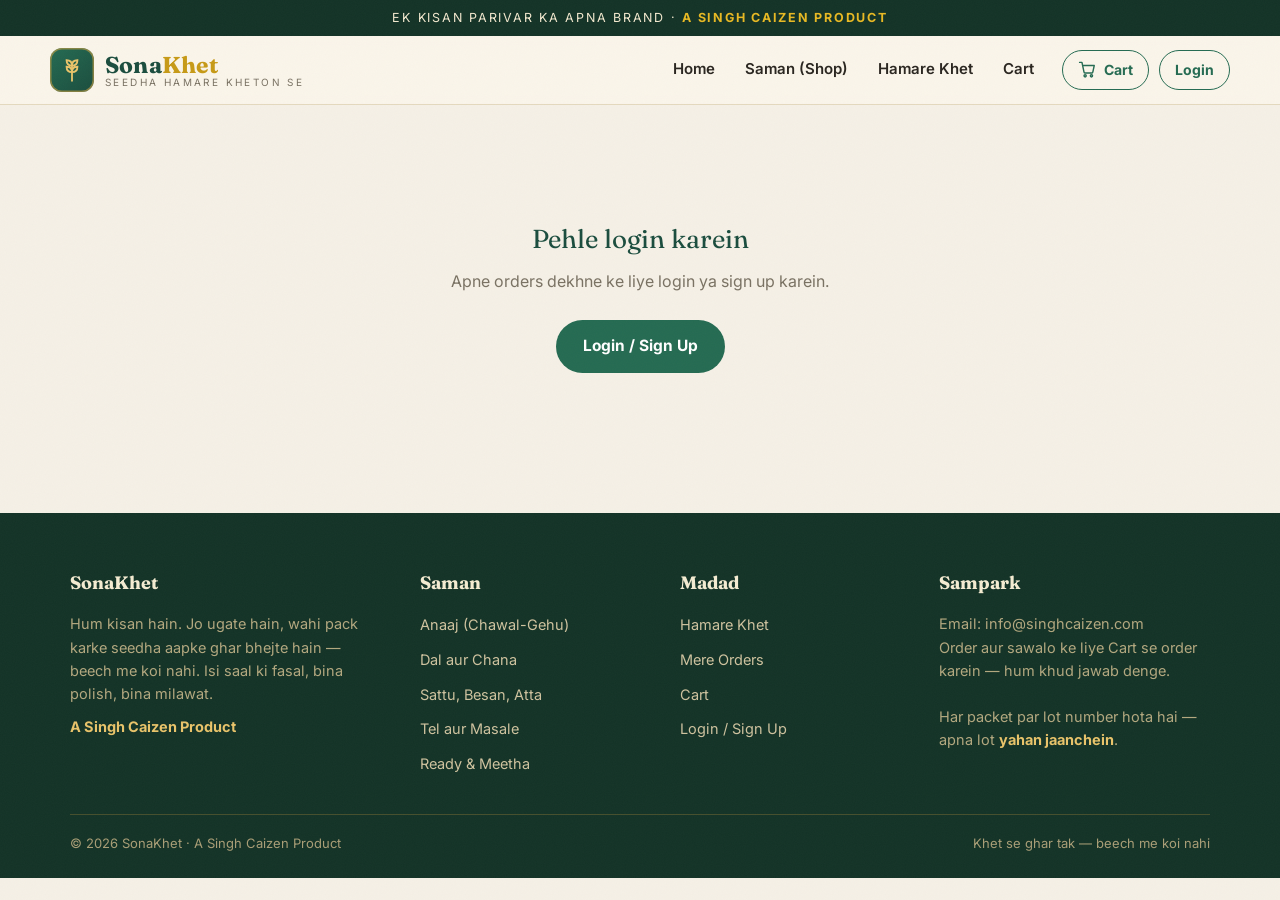
<file: account.html>
<!DOCTYPE html>
<html lang="en">
<head>
<meta charset="UTF-8">
<meta name="viewport" content="width=device-width, initial-scale=1.0">
<title>Mera Account — SonaKhet | A Singh Caizen Product</title>
<link rel="preconnect" href="https://fonts.googleapis.com">
<link href="https://fonts.googleapis.com/css2?family=Fraunces:ital,wght@0,500;0,600;0,700;1,500&family=Caveat:wght@600;700&family=Inter:wght@400;600;700;800&display=swap" rel="stylesheet">
<link rel="stylesheet" href="css/style.css?v=3">
<link rel="icon" href="data:image/svg+xml,<svg xmlns='http://www.w3.org/2000/svg' viewBox='0 0 100 100'><circle cx='50' cy='50' r='46' fill='%23234527'/><text x='50' y='66' font-size='46' text-anchor='middle' fill='%23d9a441' font-family='Georgia'>S</text></svg>">
</head>
<body data-page="account">
<div id="hdr"></div>
<div class="wrap"><section class="blk" style="padding-top:44px"><div id="acct"></div></section></div>
<div id="ftr"></div>
<script src="js/app.js?v=2"></script>
</body>
</html>
</file>
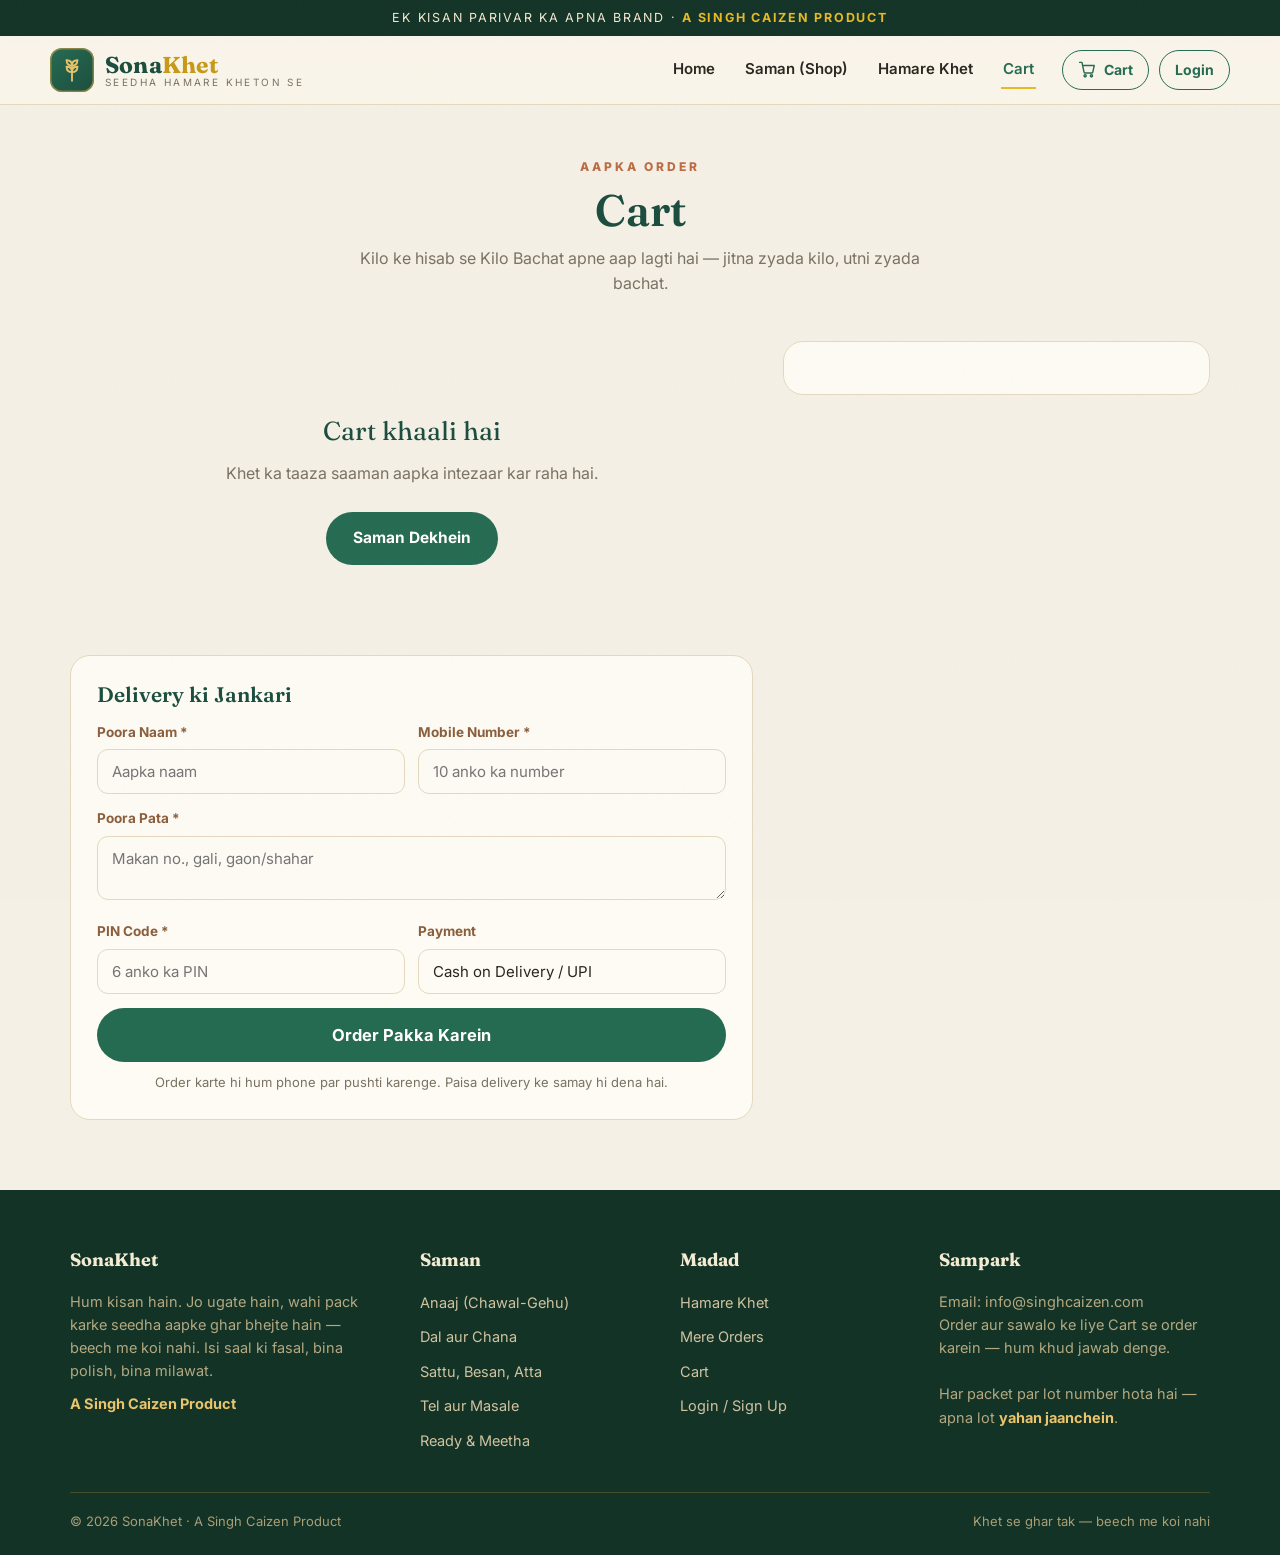
<file: cart.html>
<!DOCTYPE html>
<html lang="en">
<head>
<meta charset="UTF-8">
<meta name="viewport" content="width=device-width, initial-scale=1.0">
<title>Cart aur Order — SonaKhet | A Singh Caizen Product</title>
<link rel="preconnect" href="https://fonts.googleapis.com">
<link href="https://fonts.googleapis.com/css2?family=Fraunces:ital,wght@0,500;0,600;0,700;1,500&family=Caveat:wght@600;700&family=Inter:wght@400;600;700;800&display=swap" rel="stylesheet">
<link rel="stylesheet" href="css/style.css?v=3">
<link rel="icon" href="data:image/svg+xml,<svg xmlns='http://www.w3.org/2000/svg' viewBox='0 0 100 100'><circle cx='50' cy='50' r='46' fill='%23234527'/><text x='50' y='66' font-size='46' text-anchor='middle' fill='%23d9a441' font-family='Georgia'>S</text></svg>">
</head>
<body data-page="cart">
<div id="hdr"></div>
<div class="wrap" id="cartarea">
  <div class="phead"><div class="kick">Aapka Order</div><h1>Cart</h1><p>Kilo ke hisab se Kilo Bachat apne aap lagti hai — jitna zyada kilo, utni zyada bachat.</p></div>
  <div class="cartwrap">
    <div>
      <div id="cartlist"></div>
      <div class="sumbox" style="position:static;margin-top:20px">
        <h3>Delivery ki Jankari</h3>
        <form id="coform">
          <div class="f2">
            <div class="fld"><label>Poora Naam *</label><input name="name" required placeholder="Aapka naam"></div>
            <div class="fld"><label>Mobile Number *</label><input name="phone" required inputmode="numeric" maxlength="13" placeholder="10 anko ka number"></div>
          </div>
          <div class="fld"><label>Poora Pata *</label><textarea name="address" required rows="2" placeholder="Makan no., gali, gaon/shahar"></textarea></div>
          <div class="f2">
            <div class="fld"><label>PIN Code *</label><input name="pin" required inputmode="numeric" maxlength="6" placeholder="6 anko ka PIN"></div>
            <div class="fld"><label>Payment</label><input value="Cash on Delivery / UPI" disabled></div>
          </div>
          <button class="btn green big" type="submit" style="width:100%;justify-content:center">Order Pakka Karein</button>
          <p style="font-size:13px;color:var(--mut);margin-top:10px;text-align:center">Order karte hi hum phone par pushti karenge. Paisa delivery ke samay hi dena hai.</p>
        </form>
      </div>
    </div>
    <div class="sumbox" id="cartsum"></div>
  </div>
</div>
<div id="ftr"></div>
<script src="js/app.js?v=2"></script>
</body>
</html>
</file>
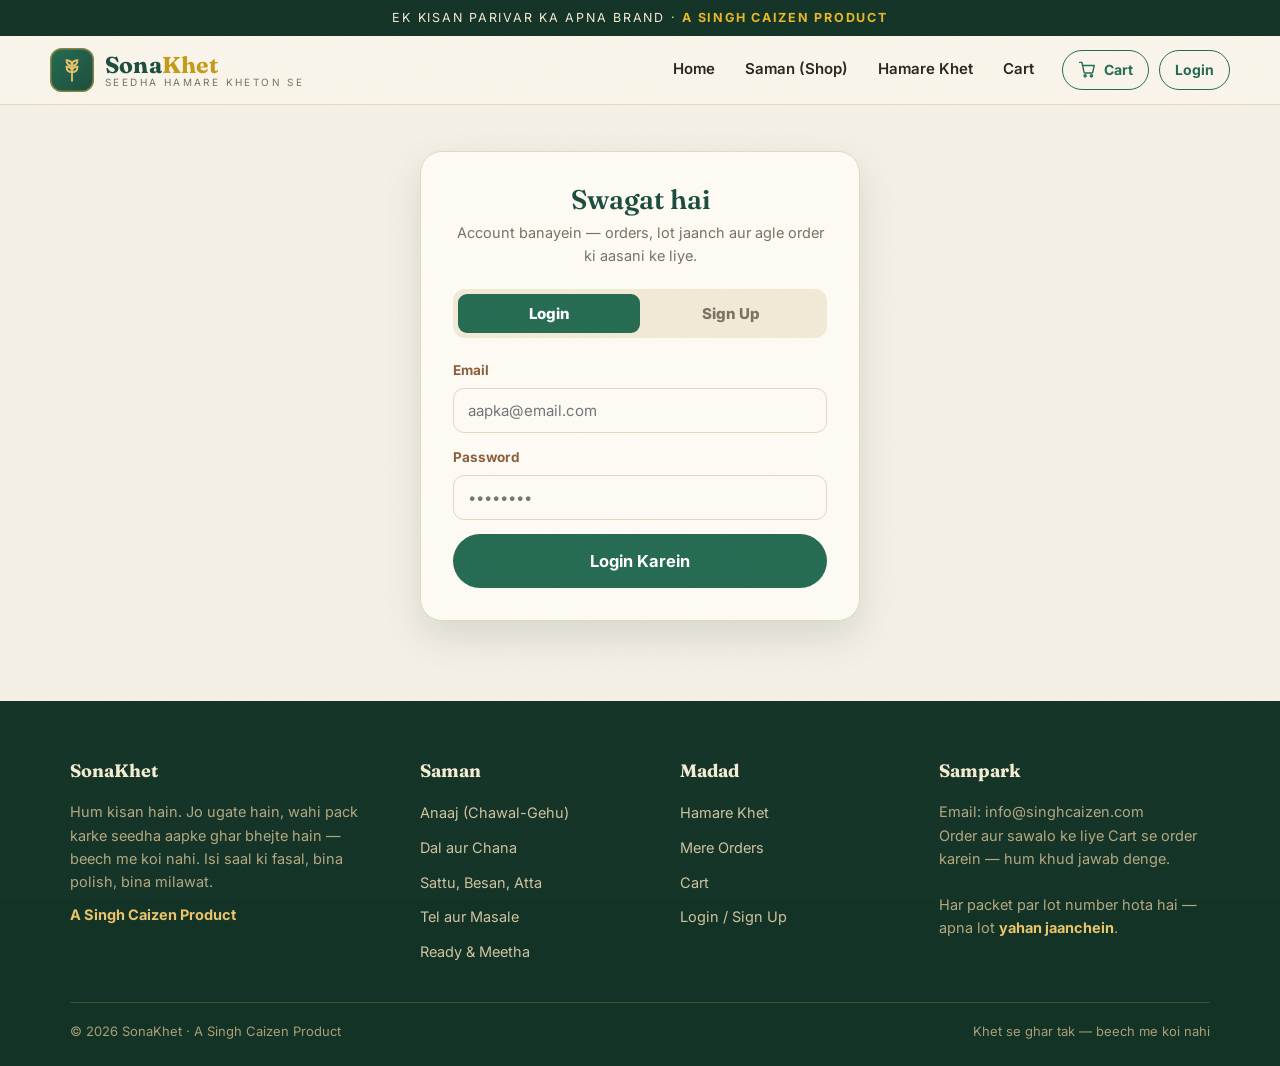
<file: login.html>
<!DOCTYPE html>
<html lang="en">
<head>
<meta charset="UTF-8">
<meta name="viewport" content="width=device-width, initial-scale=1.0">
<title>Login / Sign Up — SonaKhet | A Singh Caizen Product</title>
<link rel="preconnect" href="https://fonts.googleapis.com">
<link href="https://fonts.googleapis.com/css2?family=Fraunces:ital,wght@0,500;0,600;0,700;1,500&family=Caveat:wght@600;700&family=Inter:wght@400;600;700;800&display=swap" rel="stylesheet">
<link rel="stylesheet" href="css/style.css?v=3">
<link rel="icon" href="data:image/svg+xml,<svg xmlns='http://www.w3.org/2000/svg' viewBox='0 0 100 100'><circle cx='50' cy='50' r='46' fill='%23234527'/><text x='50' y='66' font-size='46' text-anchor='middle' fill='%23d9a441' font-family='Georgia'>S</text></svg>">
</head>
<body data-page="auth">
<div id="hdr"></div>
<div class="wrap"><div class="authwrap"><div class="authcard">
  <h1>Swagat hai</h1>
  <p class="sub">Account banayein — orders, lot jaanch aur agle order ki aasani ke liye.</p>
  <div class="tabs"><button id="tab-login" class="on" type="button">Login</button><button id="tab-signup" type="button">Sign Up</button></div>
  <div class="msg" id="amsg"></div>
  <form id="flogin">
    <div class="fld"><label>Email</label><input name="email" type="email" required placeholder="aapka@email.com"></div>
    <div class="fld"><label>Password</label><input name="pass" type="password" required placeholder="••••••••"></div>
    <button class="btn green big" type="submit" style="width:100%;justify-content:center">Login Karein</button>
  </form>
  <form id="fsignup" style="display:none">
    <div class="fld"><label>Poora Naam</label><input name="name" required placeholder="Aapka naam"></div>
    <div class="fld"><label>Email</label><input name="email" type="email" required placeholder="aapka@email.com"></div>
    <div class="fld"><label>Mobile Number</label><input name="phone" required inputmode="numeric" maxlength="13" placeholder="10 anko ka number"></div>
    <div class="fld"><label>Password Banayein</label><input name="pass" type="password" required minlength="6" placeholder="Kam se kam 6 akshar"></div>
    <button class="btn green big" type="submit" style="width:100%;justify-content:center">Account Banayein</button>
  </form>
</div></div></div>
<div id="ftr"></div>
<script src="js/app.js?v=2"></script>
</body>
</html>
</file>
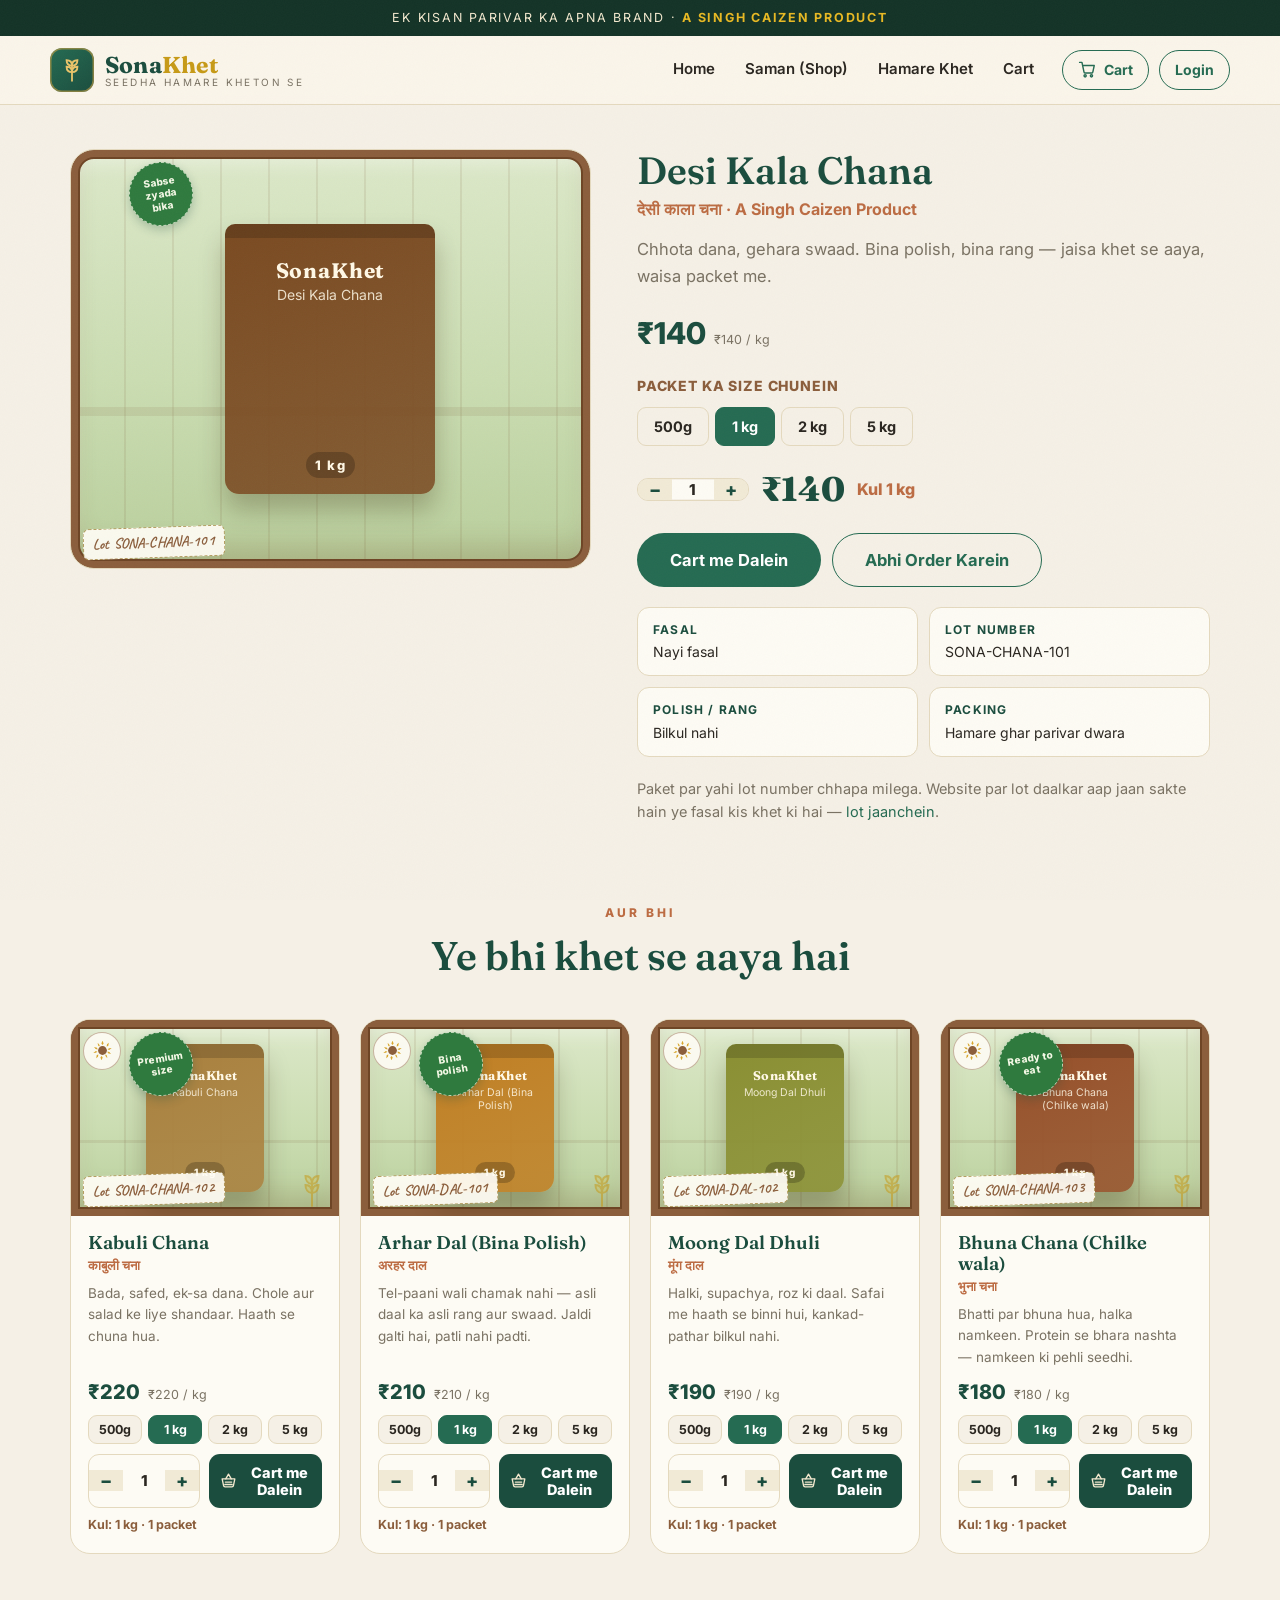
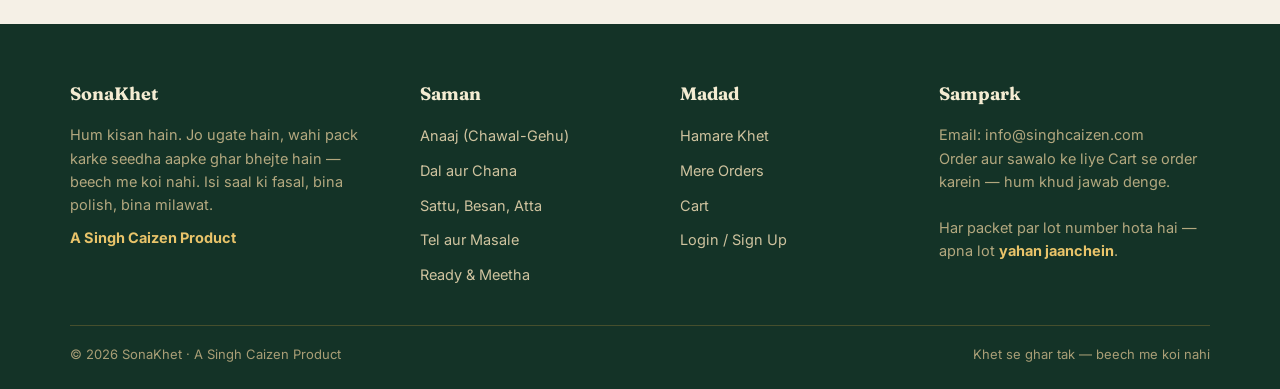
<file: product.html>
<!DOCTYPE html>
<html lang="en">
<head>
<meta charset="UTF-8">
<meta name="viewport" content="width=device-width, initial-scale=1.0">
<title>Product — SonaKhet | A Singh Caizen Product</title>
<link rel="preconnect" href="https://fonts.googleapis.com">
<link href="https://fonts.googleapis.com/css2?family=Fraunces:ital,wght@0,500;0,600;0,700;1,500&family=Caveat:wght@600;700&family=Inter:wght@400;600;700;800&display=swap" rel="stylesheet">
<link rel="stylesheet" href="css/style.css?v=3">
<link rel="icon" href="data:image/svg+xml,<svg xmlns='http://www.w3.org/2000/svg' viewBox='0 0 100 100'><circle cx='50' cy='50' r='46' fill='%23234527'/><text x='50' y='66' font-size='46' text-anchor='middle' fill='%23d9a441' font-family='Georgia'>S</text></svg>">
</head>
<body data-page="product">
<div id="hdr"></div>
<div class="wrap"><div class="pdetail" id="pwrap"></div></div>
<section class="blk" style="padding-top:10px">
  <div class="wrap">
    <div class="shead"><div class="kick">Aur bhi</div><h2>Ye bhi khet se aaya hai</h2></div>
    <div class="pgrid" id="relgrid"></div>
  </div>
</section>
<div id="ftr"></div>
<script src="js/app.js?v=2"></script>
</body>
</html>
</file>
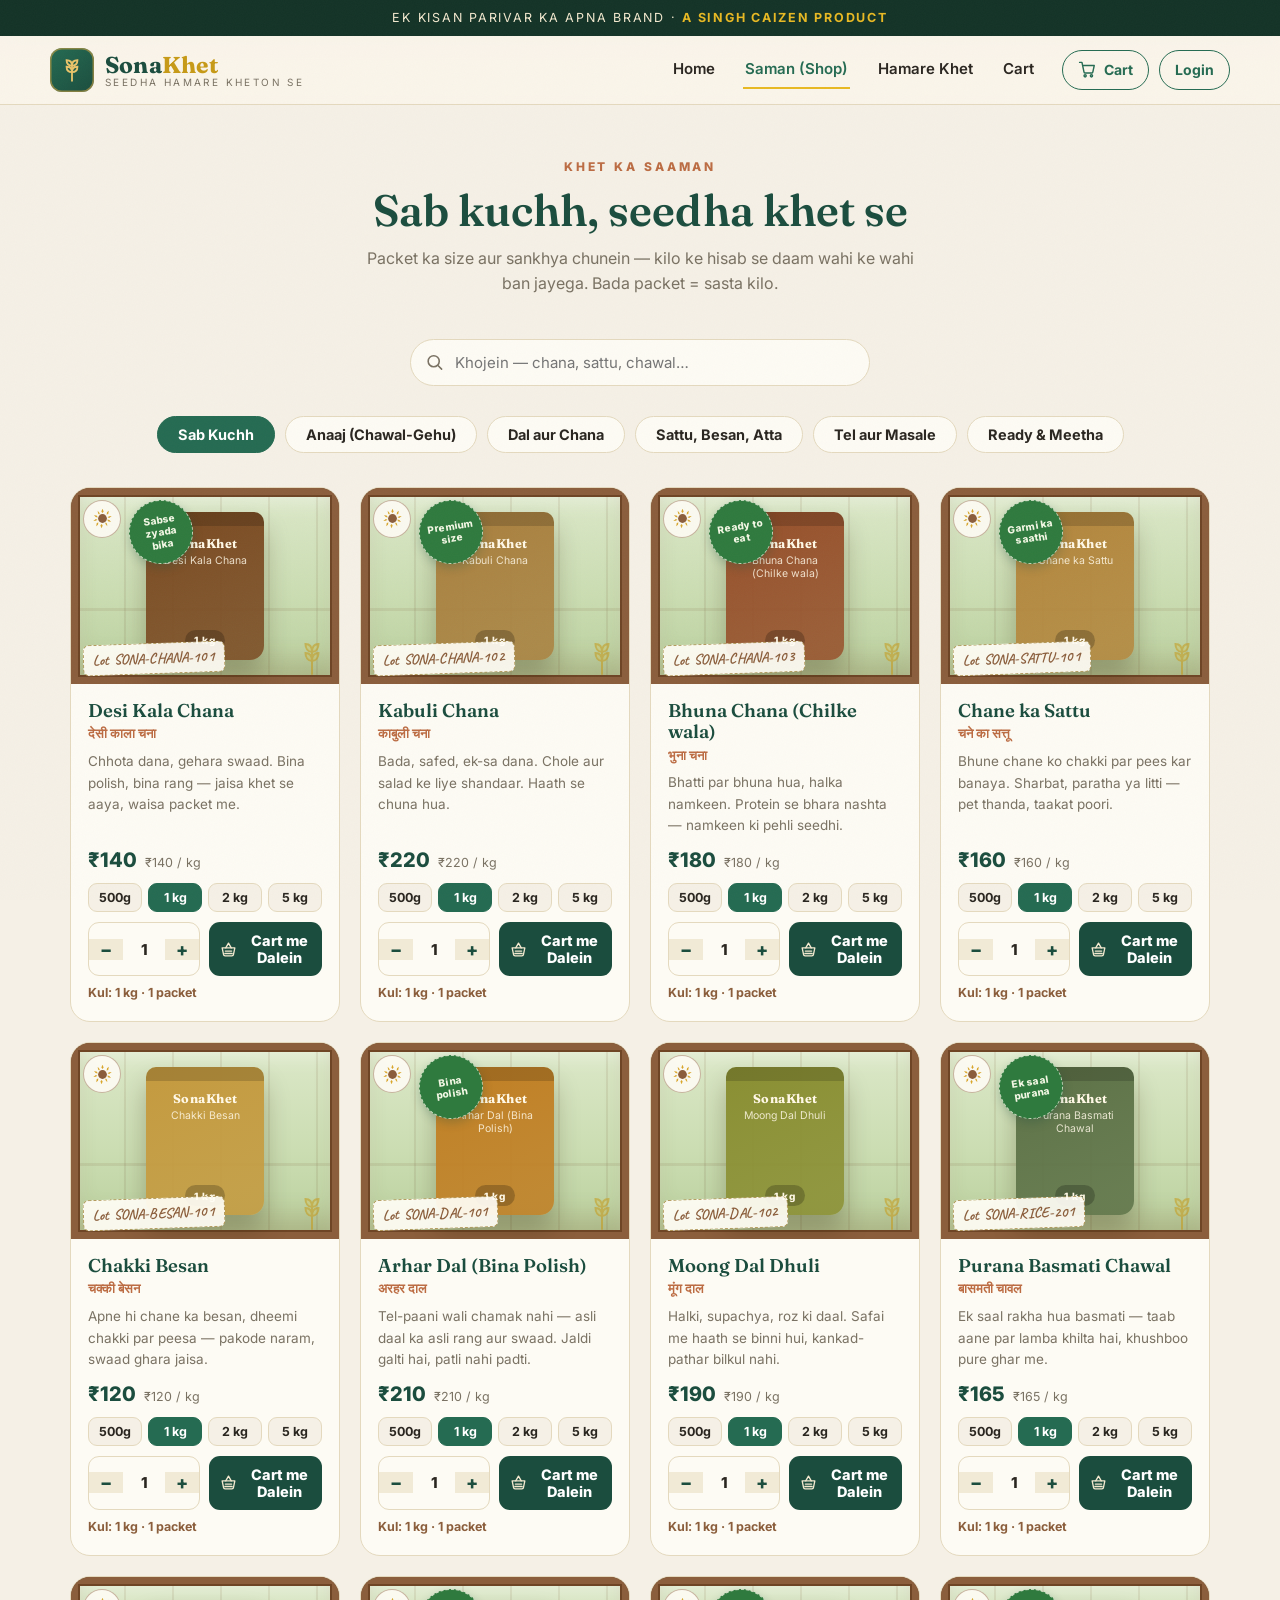
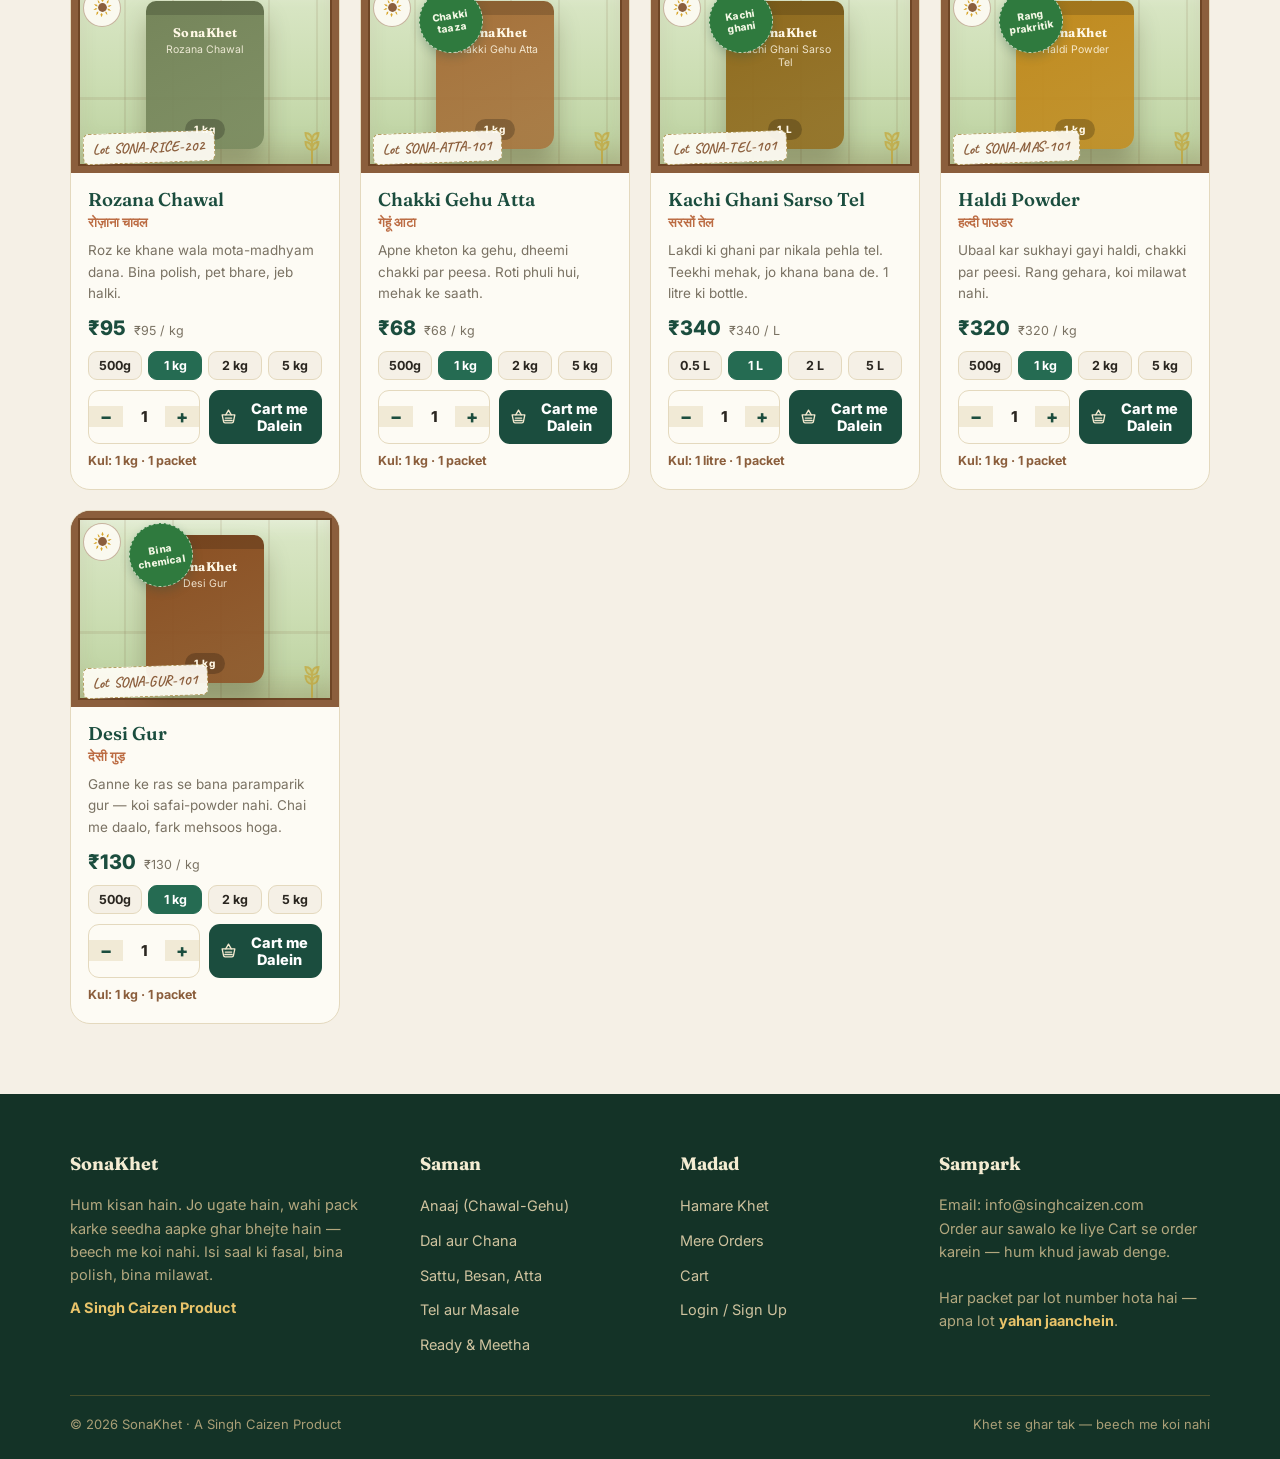
<file: shop.html>
<!DOCTYPE html>
<html lang="en">
<head>
<meta charset="UTF-8">
<meta name="viewport" content="width=device-width, initial-scale=1.0">
<title>Saman (Shop) — SonaKhet | A Singh Caizen Product</title>
<link rel="preconnect" href="https://fonts.googleapis.com">
<link href="https://fonts.googleapis.com/css2?family=Fraunces:ital,wght@0,500;0,600;0,700;1,500&family=Caveat:wght@600;700&family=Inter:wght@400;600;700;800&display=swap" rel="stylesheet">
<link rel="stylesheet" href="css/style.css?v=3">
<link rel="icon" href="data:image/svg+xml,<svg xmlns='http://www.w3.org/2000/svg' viewBox='0 0 100 100'><circle cx='50' cy='50' r='46' fill='%23234527'/><text x='50' y='66' font-size='46' text-anchor='middle' fill='%23d9a441' font-family='Georgia'>S</text></svg>">
</head>
<body data-page="shop">
<div id="hdr"></div>
<div class="wrap">
  <div class="phead"><div class="kick">Khet ka Saaman</div><h1>Sab kuchh, seedha khet se</h1><p>Packet ka size aur sankhya chunein — kilo ke hisab se daam wahi ke wahi ban jayega. Bada packet = sasta kilo.</p></div>
  <section class="blk" style="padding-top:34px">
    <div class="searchbar"><svg viewBox="0 0 24 24" fill="none" stroke-width="2" stroke-linecap="round"><circle cx="11" cy="11" r="7"/><path d="M21 21l-4.3-4.3"/></svg><input id="q" type="search" placeholder="Khojein — chana, sattu, chawal…"></div>
    <div class="cats" id="cats"></div>
    <div class="pgrid" id="shopgrid"></div>
  </section>
</div>
<div id="ftr"></div>
<script src="js/app.js?v=2"></script>
</body>
</html>
</file>
<file: css/style.css>
/* ============ SonaKhet (temporary name) — Farmer-model store ============ */
:root{
  --cream:#faf5ea; --paper:#fffdf6; --ink:#26241c; --mut:#6d675a;
  --green:#234527; --green2:#2e5b33; --leaf:#3f7a3a;
  --gold:#d9a441; --gold2:#b9822e; --terra:#bc5a28; --soil:#6b4a2c;
  --line:#e7ddc8; --soft:#f3ecd9; --soft2:#ece2c9;
  --rad:16px; --sh:0 14px 34px rgba(59,44,14,.13);
}
*{margin:0;padding:0;box-sizing:border-box}
html{scroll-behavior:smooth}
body{font-family:'Inter',system-ui,sans-serif;background:var(--cream);color:var(--ink);font-size:16px;line-height:1.6}
::selection{background:var(--gold);color:#2a1f05}
a{color:var(--green2);text-decoration:none}
img{max-width:100%;display:block}
h1,h2,h3,.serif{font-family:'Fraunces',Georgia,serif;font-weight:600;line-height:1.15;color:var(--green)}
.wrap{max-width:1180px;margin:0 auto;padding:0 20px}
button{font-family:inherit;cursor:pointer}
input,select,textarea{font-family:inherit;font-size:15px;color:var(--ink)}
:focus-visible{outline:2px solid var(--gold2);outline-offset:2px}

/* top strip */
.strip{background:var(--green);color:#f3e9cf;text-align:center;font-size:12.5px;letter-spacing:.14em;text-transform:uppercase;padding:8px 12px}
.strip b{color:var(--gold);font-weight:700}

/* header */
header.site{position:sticky;top:0;z-index:60;background:rgba(250,245,234,.94);backdrop-filter:blur(10px);border-bottom:1px solid var(--line)}
.hbar{display:flex;align-items:center;gap:18px;padding:12px 0}
.logo{display:flex;align-items:center;gap:11px;color:var(--green)}
.logo .mark{width:44px;height:44px;border-radius:12px;background:linear-gradient(140deg,var(--green2),var(--green));display:grid;place-items:center;flex:none;box-shadow:inset 0 0 0 1.5px rgba(217,164,65,.55)}
.logo .mark svg{width:26px;height:26px}
.logo .lt{line-height:1.05}
.logo .lt b{font-family:'Fraunces',serif;font-size:23px;font-weight:700;letter-spacing:.01em;color:var(--green)}
.logo .lt b i{font-style:normal;color:var(--gold2)}
.logo .lt span{display:block;font-size:10px;letter-spacing:.24em;text-transform:uppercase;color:var(--mut)}
nav.main{display:flex;gap:26px;margin-left:auto}
nav.main a{color:var(--ink);font-weight:600;font-size:15px;padding:6px 2px;border-bottom:2px solid transparent}
nav.main a:hover,nav.main a.on{color:var(--green2);border-color:var(--gold)}
.hacts{display:flex;gap:10px;align-items:center;margin-left:8px}
.hbtn{position:relative;display:inline-flex;align-items:center;gap:7px;border:1.5px solid var(--green2);color:var(--green2);background:transparent;border-radius:999px;padding:8px 15px;font-weight:700;font-size:14px}
.hbtn:hover{background:var(--green2);color:#fff}
.hbtn .cnt{position:absolute;top:-7px;right:-7px;background:var(--terra);color:#fff;font-size:11px;min-width:19px;height:19px;border-radius:99px;display:grid;place-items:center;padding:0 5px;font-weight:800}
.burger{display:none;background:none;border:0;margin-left:6px}
.burger svg{width:27px;height:27px;stroke:var(--green)}

/* hero */
.hero{position:relative;color:#f7efdb;background:var(--green);overflow:hidden}
.hero .bgimg{position:absolute;inset:0;width:100%;height:100%;object-fit:cover;opacity:.38}
.hero .shade{position:absolute;inset:0;background:linear-gradient(100deg,rgba(24,43,26,.93) 30%,rgba(24,43,26,.45) 70%,rgba(24,43,26,.25))}
.hero .in{position:relative;padding:84px 0 92px;max-width:660px}
.eyebrow{display:inline-flex;align-items:center;gap:8px;font-size:12px;letter-spacing:.22em;text-transform:uppercase;color:var(--gold);font-weight:700;border:1px solid rgba(217,164,65,.5);padding:7px 14px;border-radius:99px;margin-bottom:20px;background:rgba(20,35,22,.45)}
.hero h1{color:#fdf8ec;font-size:clamp(38px,5.4vw,60px);margin-bottom:16px}
.hero h1 em{font-style:italic;color:var(--gold)}
.hero p{font-size:18px;color:#e9dfc4;max-width:540px;margin-bottom:28px}
.btn{display:inline-flex;align-items:center;gap:9px;border-radius:999px;padding:13px 26px;font-weight:700;font-size:15.5px;border:1.5px solid transparent;transition:.2s}
.btn.gold{background:var(--gold);color:#2c2004}
.btn.gold:hover{background:#e9ba58;transform:translateY(-1px)}
.btn.ghost{border-color:#e9dfc4;color:#fdf8ec;background:transparent}
.btn.ghost:hover{background:rgba(253,248,236,.12)}
.btn.green{background:var(--green2);color:#fff}
.btn.green:hover{background:var(--green)}
.btn.line{border-color:var(--green2);color:var(--green2);background:transparent}
.btn.line:hover{background:var(--green2);color:#fff}
.btn.big{padding:16px 32px;font-size:16.5px}
.btn:disabled{opacity:.55;cursor:not-allowed}
.hero .trust{display:flex;gap:26px;flex-wrap:wrap;margin-top:36px}
.hero .trust div{display:flex;gap:9px;align-items:center;font-size:14px;color:#efe6cd;font-weight:600}
.hero .trust svg{width:19px;height:19px;stroke:var(--gold);flex:none}

/* sections */
section.blk{padding:70px 0}
.shead{text-align:center;max-width:640px;margin:0 auto 40px}
.shead .kick{font-size:12px;letter-spacing:.24em;text-transform:uppercase;color:var(--terra);font-weight:800;margin-bottom:10px}
.shead h2{font-size:clamp(28px,3.6vw,40px);margin-bottom:10px}
.shead p{color:var(--mut)}

/* journey steps */
.steps{display:grid;grid-template-columns:repeat(4,1fr);gap:18px}
.step{background:var(--paper);border:1px solid var(--line);border-radius:var(--rad);padding:26px 22px;position:relative;overflow:hidden}
.step::after{content:attr(data-n);position:absolute;right:10px;top:2px;font-family:'Fraunces',serif;font-size:64px;color:var(--soft2);font-weight:700;line-height:1}
.step .ic{width:50px;height:50px;border-radius:14px;background:var(--soft);display:grid;place-items:center;margin-bottom:14px}
.step .ic svg{width:27px;height:27px;stroke:var(--green2)}
.step h3{font-size:19px;margin-bottom:7px;position:relative;z-index:1}
.step p{font-size:14.5px;color:var(--mut);position:relative;z-index:1}

/* categories */
.cats{display:flex;gap:10px;flex-wrap:wrap;justify-content:center;margin-bottom:34px}
.cat{border:1.5px solid var(--line);background:var(--paper);border-radius:999px;padding:9px 20px;font-weight:700;font-size:14.5px;color:var(--ink)}
.cat:hover{border-color:var(--green2)}
.cat.on{background:var(--green2);color:#fff;border-color:var(--green2)}
.searchbar{max-width:460px;margin:0 auto 30px;position:relative}
.searchbar input{width:100%;padding:13px 18px 13px 44px;border:1.5px solid var(--line);border-radius:999px;background:var(--paper)}
.searchbar svg{position:absolute;left:15px;top:50%;transform:translateY(-50%);width:19px;height:19px;stroke:var(--mut)}

/* product cards */
.pgrid{display:grid;grid-template-columns:repeat(4,1fr);gap:20px}
.pcard{background:var(--paper);border:1px solid var(--line);border-radius:20px;overflow:hidden;display:flex;flex-direction:column;transition:.22s}
.pcard:hover{transform:translateY(-4px);box-shadow:var(--sh);border-color:#dbcfa9}
.pack{height:196px;position:relative;display:grid;place-items:center;overflow:hidden}
.pack .pouch{width:118px;height:148px;border-radius:10px 10px 14px 14px;position:relative;box-shadow:0 16px 26px rgba(50,36,8,.28);display:flex;flex-direction:column;align-items:center;padding:12px 8px;text-align:center}
.pack .pouch::before{content:"";position:absolute;top:0;left:0;right:0;height:14px;background:rgba(0,0,0,.16);border-radius:10px 10px 0 0}
.pack .pouch .pb{font-family:'Fraunces',serif;font-weight:700;font-size:12.5px;letter-spacing:.04em;color:#fff8e6;line-height:1.2;margin-top:12px}
.pack .pouch .pn{font-size:10.5px;color:rgba(255,248,230,.85);margin-top:3px;line-height:1.25}
.pack .pouch .pw{position:absolute;bottom:9px;font-size:10px;font-weight:800;letter-spacing:.12em;color:#fff8e6;background:rgba(0,0,0,.22);padding:2.5px 9px;border-radius:99px}
.pack .lot{position:absolute;left:12px;bottom:10px;font-size:10.5px;background:rgba(255,253,246,.92);color:var(--soil);border:1px dashed #b49b5e;padding:3px 9px;border-radius:6px;font-weight:700;letter-spacing:.03em}
.pack .tag{position:absolute;right:12px;top:12px;z-index:3;background:var(--terra);color:#fff;font-size:11px;font-weight:800;padding:4px 10px;border-radius:99px;letter-spacing:.05em}
.pcard .packsel{flex-wrap:nowrap}
.pcard .packsel button{flex:1;padding:6px 2px;font-size:12.5px;text-align:center}
.pcard .pricerow{flex-wrap:wrap}
.pbody{padding:16px 17px 18px;display:flex;flex-direction:column;gap:7px;flex:1}
.pbody h3{font-size:18.5px}
.pbody h3 a{color:var(--green)}
.pbody .hindi{font-size:13px;color:var(--terra);font-weight:700;margin-top:-5px}
.pbody .desc{font-size:13.5px;color:var(--mut);flex:1}
.pricerow{display:flex;align-items:baseline;gap:8px}
.pricerow .pr{font-size:20px;font-weight:800;color:var(--green)}
.pricerow .per{font-size:12.5px;color:var(--mut)}
.pricerow .off{font-size:12px;font-weight:800;color:var(--terra)}
.packsel{display:flex;gap:6px;flex-wrap:wrap}
.packsel button{border:1.5px solid var(--line);background:var(--cream);border-radius:9px;padding:6px 10px;font-size:13px;font-weight:700;color:var(--ink)}
.packsel button.on{border-color:var(--green2);background:var(--green2);color:#fff}
.qtyrow{display:flex;gap:9px;align-items:stretch;margin-top:3px}
.qty{display:flex;align-items:center;border:1.5px solid var(--line);border-radius:11px;overflow:hidden}
.qty button{width:34px;background:var(--soft);border:0;font-size:18px;font-weight:800;color:var(--green)}
.qty input{width:42px;text-align:center;border:0;background:var(--paper);font-weight:800;font-size:15px}
.qty button:hover{background:var(--soft2)}
.addbtn{flex:1;background:var(--green2);color:#fff;border:0;border-radius:11px;font-weight:800;font-size:14.5px;padding:10px}
.addbtn:hover{background:var(--green)}
.kgtot{font-size:12.5px;color:var(--soil);font-weight:700}

/* promise band */
.promise{background:var(--green);border-radius:24px;padding:44px;display:grid;grid-template-columns:1.1fr 1fr;gap:36px;color:#eee4c8;position:relative;overflow:hidden}
.promise h2{color:#fdf8ec;font-size:31px;margin-bottom:12px}
.promise p{color:#ddd0a9;font-size:15.5px}
.promise ul{list-style:none;display:grid;gap:13px}
.promise li{display:flex;gap:11px;font-weight:600;font-size:15.5px;align-items:flex-start}
.promise li svg{width:21px;height:21px;stroke:var(--gold);flex:none;margin-top:2px}

/* kilo calculator */
.calc{background:var(--paper);border:1px solid var(--line);border-radius:24px;padding:38px;box-shadow:var(--sh)}
.calc h2{font-size:29px;text-align:center;margin-bottom:6px}
.calc .sub{text-align:center;color:var(--mut);margin-bottom:26px}
.calc .slidrow{display:flex;align-items:center;gap:18px;max-width:640px;margin:0 auto 8px}
.calc input[type=range]{flex:1;accent-color:var(--green2);height:6px}
.calc .kval{font-family:'Fraunces',serif;font-size:32px;font-weight:700;color:var(--green);min-width:110px;text-align:center}
.calc .out{text-align:center;font-size:16.5px;margin-top:14px}
.calc .out b{color:var(--green)}
.calc .out .save{color:var(--terra);font-weight:800}

/* story strip */
.story2{display:grid;grid-template-columns:1fr 1fr;gap:44px;align-items:center}
.story2 .ph{border-radius:24px;overflow:hidden;box-shadow:var(--sh)}
.story2 .ph img{height:420px;width:100%;object-fit:cover}
.story2 h2{font-size:34px;margin-bottom:14px}
.story2 p{color:var(--mut);margin-bottom:14px;font-size:16.5px}
.story2 p b{color:var(--ink)}

/* footer */
footer.site{background:#143327;color:#cfc39f;margin-top:0}
.fgrid{display:grid;grid-template-columns:1.4fr 1fr 1fr 1.2fr;gap:34px;padding:56px 0 38px}
footer.site h4{font-family:'Fraunces',serif;color:#f4ecd2;font-size:18px;margin-bottom:15px}
footer.site a{color:#cfc39f;font-size:14.5px}
footer.site a:hover{color:var(--gold)}
footer.site ul{list-style:none;display:grid;gap:9px}
footer.site p{font-size:14.5px;color:#b3a87f}
.fbot{border-top:1px solid rgba(217,164,65,.25);padding:18px 0 24px;display:flex;justify-content:space-between;gap:14px;flex-wrap:wrap;font-size:13px;color:#a99e76}

/* generic page head */
.phead{padding:52px 0 8px;text-align:center}
.phead .kick{font-size:12px;letter-spacing:.24em;text-transform:uppercase;color:var(--terra);font-weight:800;margin-bottom:9px}
.phead h1{font-size:clamp(31px,4vw,44px)}
.phead p{color:var(--mut);max-width:560px;margin:10px auto 0}

/* product detail */
.pdetail{display:grid;grid-template-columns:1fr 1.1fr;gap:46px;padding:44px 0 70px;align-items:start}
.pdetail .pack{height:420px;border-radius:24px;border:1px solid var(--line)}
.pdetail .pack .pouch{width:210px;height:270px}
.pdetail .pack .pouch .pb{font-size:21px;margin-top:22px}
.pdetail .pack .pouch .pn{font-size:14px}
.pdetail .pack .pouch .pw{font-size:13px;bottom:16px}
.pdetail h1{font-size:38px;margin-bottom:4px}
.pdetail .hindi{color:var(--terra);font-weight:700;font-size:16px;margin-bottom:14px}
.pdetail .dsc{color:var(--mut);margin-bottom:20px;font-size:16.5px}
.meta{display:grid;grid-template-columns:1fr 1fr;gap:11px;margin:20px 0}
.meta div{background:var(--paper);border:1px solid var(--line);border-radius:12px;padding:12px 15px;font-size:14px}
.meta b{display:block;color:var(--green);font-size:12px;letter-spacing:.1em;text-transform:uppercase;margin-bottom:2px}
fieldset.pk{border:0;margin:18px 0 6px}
fieldset.pk legend{font-weight:800;font-size:14px;letter-spacing:.06em;text-transform:uppercase;color:var(--soil);margin-bottom:10px}
fieldset.pk .packsel button{padding:10px 16px;font-size:14.5px}
.bignum{display:flex;gap:12px;align-items:center;margin:16px 0}
.bignum .bp{font-size:34px;font-weight:800;color:var(--green);font-family:'Fraunces',serif}
.bignum .bs{color:var(--terra);font-weight:800}

/* cart */
.cartwrap{display:grid;grid-template-columns:1.6fr 1fr;gap:30px;padding:36px 0 70px;align-items:start}
.citem{display:flex;gap:16px;background:var(--paper);border:1px solid var(--line);border-radius:16px;padding:16px;margin-bottom:13px;align-items:center}
.citem .thumb{width:62px;height:76px;border-radius:9px;flex:none;display:grid;place-items:center;color:#fff8e6;font-family:'Fraunces',serif;font-weight:700;font-size:11px;text-align:center;padding:6px;line-height:1.25}
.citem h4{font-family:'Fraunces',serif;color:var(--green);font-size:17.5px}
.citem .sm{font-size:13px;color:var(--mut)}
.citem .rm{background:none;border:0;color:var(--terra);font-weight:700;font-size:13px;padding:0}
.citem .lt{margin-left:auto;text-align:right}
.citem .lt .lp{font-weight:800;font-size:18px;color:var(--green)}
.sumbox{background:var(--paper);border:1px solid var(--line);border-radius:20px;padding:26px;position:sticky;top:96px}
.sumbox h3{font-size:21px;margin-bottom:16px}
.srow{display:flex;justify-content:space-between;font-size:15px;padding:7px 0;color:var(--mut)}
.srow b{color:var(--ink)}
.srow.tot{border-top:1.5px dashed var(--line);margin-top:10px;padding-top:14px;font-size:18px}
.srow.tot b{color:var(--green);font-size:21px}
.tiernote{background:var(--soft);border:1px dashed #c8ab60;border-radius:12px;padding:11px 14px;font-size:13.5px;color:var(--soil);margin:12px 0;font-weight:600}
.fld{margin-bottom:14px}
.fld label{display:block;font-weight:700;font-size:13.5px;margin-bottom:6px;color:var(--soil)}
.fld input,.fld textarea,.fld select{width:100%;padding:12px 14px;border:1.5px solid var(--line);border-radius:11px;background:var(--paper)}
.fld input:focus,.fld textarea:focus{border-color:var(--green2);outline:none}
.f2{display:grid;grid-template-columns:1fr 1fr;gap:13px}
.empty{text-align:center;padding:70px 20px;color:var(--mut)}
.empty .big{font-family:'Fraunces',serif;font-size:26px;color:var(--green);margin-bottom:8px}

/* auth + orders */
.authwrap{max-width:440px;margin:0 auto;padding:46px 0 80px}
.authcard{background:var(--paper);border:1px solid var(--line);border-radius:22px;padding:32px;box-shadow:var(--sh)}
.authcard h1{font-size:27px;text-align:center;margin-bottom:6px}
.authcard .sub{text-align:center;color:var(--mut);font-size:14.5px;margin-bottom:22px}
.tabs{display:flex;background:var(--soft);border-radius:12px;padding:5px;margin-bottom:22px}
.tabs button{flex:1;border:0;background:transparent;padding:10px;border-radius:9px;font-weight:800;font-size:15px;color:var(--mut)}
.tabs button.on{background:var(--green2);color:#fff}
.msg{border-radius:11px;padding:11px 14px;font-size:14px;margin-bottom:14px;display:none}
.msg.err{display:block;background:#f9e7dc;color:#8c3c12;border:1px solid #eec3a6}
.msg.ok{display:block;background:#e6efdb;color:#33511f;border:1px solid #bcd3a2}
.order{border:1px solid var(--line);background:var(--paper);border-radius:16px;padding:18px 20px;margin-bottom:14px}
.order .oh{display:flex;justify-content:space-between;flex-wrap:wrap;gap:8px;margin-bottom:8px}
.order .oh b{color:var(--green)}
.pill{display:inline-block;background:var(--soft);color:var(--soil);font-size:12px;font-weight:800;padding:3px 11px;border-radius:99px;letter-spacing:.04em}
.pill.grn{background:#e2edd4;color:#33511f}

/* toast */
#toast{position:fixed;left:50%;bottom:26px;transform:translate(-50%,90px);background:var(--green);color:#f7efdb;padding:13px 22px;border-radius:999px;font-weight:700;font-size:15px;box-shadow:var(--sh);z-index:99;transition:.35s;display:flex;gap:9px;align-items:center}
#toast.show{transform:translate(-50%,0)}
#toast svg{width:18px;height:18px;stroke:var(--gold)}

/* trace */
.tracebox{max-width:560px;margin:26px auto 0;background:var(--paper);border:1px solid var(--line);border-radius:20px;padding:28px;text-align:center}
.tracebox .row{display:flex;gap:9px}
.tracebox input{flex:1;padding:13px 16px;border:1.5px solid var(--line);border-radius:12px;text-transform:uppercase}
.traceres{margin-top:16px;text-align:left;background:var(--soft);border-radius:13px;padding:16px 18px;font-size:15px;display:none}
.traceres.show{display:block}

@media(max-width:980px){
  .pgrid{grid-template-columns:repeat(2,1fr)}
  .steps{grid-template-columns:repeat(2,1fr)}
  .fgrid{grid-template-columns:1fr 1fr}
  .pdetail,.cartwrap,.story2,.promise{grid-template-columns:1fr}
  .sumbox{position:static}
}
@media(max-width:640px){
  nav.main{display:none;position:absolute;top:100%;left:0;right:0;background:var(--paper);flex-direction:column;padding:16px 22px;gap:4px;border-bottom:1px solid var(--line);box-shadow:var(--sh)}
  nav.main.open{display:flex}
  nav.main a{padding:10px 2px;border-bottom:1px solid var(--soft)}
  .burger{display:block}
  .hbtn .lbl{display:none}
  .hbtn{padding:8px 11px}
  .pgrid{grid-template-columns:1fr 1fr;gap:12px}
  .pack{height:158px}
  .pack .pouch{width:92px;height:118px}
  .steps{grid-template-columns:1fr}
  .hero .in{padding:56px 0 64px}
  .f2{grid-template-columns:1fr}
  .pbody h3{font-size:16.5px}
}


/* ================================================================
   REDESIGN v3 — Pure modern farmer & agriculture theme (LILA brief)
   Palette: forest #1B4D3E · brown #8B5E3C · cream #F5F0E6 ·
            harvest gold #E8B923 · muted terracotta
   ================================================================ */
:root{
  --cream:#F5F0E6; --paper:#FDFBF4; --ink:#2A2620; --mut:#7A7263;
  --green:#1B4D3E; --green2:#256B52; --leaf:#3E7C4F;
  --gold:#E8B923; --gold2:#C79A17; --terra:#BC6C43; --soil:#8B5E3C;
  --line:#E4D9BE; --soft:#F1EAD6; --soft2:#E7DCC0;
  --rad:18px; --sh:0 16px 38px rgba(27,77,62,.14);
}
/* soft grain over the whole store */
body::after{content:"";position:fixed;inset:0;pointer-events:none;z-index:2000;opacity:.05;
  background-image:url("data:image/svg+xml,%3Csvg xmlns='http://www.w3.org/2000/svg' width='140' height='140'%3E%3Cfilter id='n'%3E%3CfeTurbulence type='fractalNoise' baseFrequency='0.9' numOctaves='2'/%3E%3C/filter%3E%3Crect width='140' height='140' filter='url(%23n)' opacity='0.55'/%3E%3C/svg%3E")}
.hand{font-family:'Caveat',cursive;font-weight:700}
.logo .lt b i{color:var(--gold2)}
.strip{background:#143327}
.hbtn .cnt{background:var(--terra)}

/* faint crop rows in soft sections */
.rows-bg{background-image:repeating-linear-gradient(93deg, rgba(27,77,62,.045) 0 2px, transparent 2px 34px)}

/* ---------- product visual = wooden crate on a field ---------- */
.pack{background:linear-gradient(180deg,#DCE8C9 0%,#CBDDB2 55%,#B9CF9C 100%) !important;
  box-shadow:inset 0 0 0 7px #8B5E3C, inset 0 0 0 9px #6E4525, inset 0 -22px 26px rgba(110,69,37,.20), inset 0 14px 18px rgba(255,255,255,.35)}
.pack::before{content:"";position:absolute;inset:7px;pointer-events:none;opacity:.5;
  background:
   repeating-linear-gradient(90deg, transparent 0 46px, rgba(110,69,37,.20) 46px 48px),
   linear-gradient(180deg, transparent 62%, rgba(110,69,37,.20) 62%, rgba(110,69,37,.20) 64%, transparent 64%)}
.pack .pouch{z-index:1}
.pack .lot{font-family:'Caveat',cursive;font-size:14.5px;font-weight:700;letter-spacing:.01em;transform:rotate(-2deg);z-index:2}
.pack .wind{position:absolute;right:14px;bottom:8px;width:26px;height:40px;z-index:1;opacity:.55;transform-origin:50% 90%}
.pack svg.wind{width:26px;height:40px}

/* leaf-stamp badge (organic stamp look) */
.pack .tag{right:auto;left:58px;top:12px;background:#2F7A3E;color:#F2F7E4;border:1.6px dashed rgba(242,247,228,.75);
  border-radius:50%;width:64px;height:64px;padding:6px;display:grid;place-items:center;text-align:center;
  font-size:10px;line-height:1.25;letter-spacing:.03em;transform:rotate(-9deg);box-shadow:0 4px 10px rgba(27,77,62,.25);z-index:3}

/* sunflower wishlist */
.wish{position:absolute;left:12px;top:12px;z-index:4;width:38px;height:38px;border-radius:50%;border:1.5px solid rgba(139,94,60,.45);
  background:rgba(253,251,244,.92);display:grid;place-items:center;padding:0;transition:.2s}
.wish svg{width:23px;height:23px}
.wish .pet{fill:#D9A72E}.wish .ctr{fill:#8B5E3C}
.wish:hover{transform:scale(1.1)}
.wish.on{border-color:var(--gold2);background:#FBEFC4;box-shadow:0 4px 14px rgba(232,185,35,.45)}
.wish.on .pet{fill:#E8B923}

/* discount = golden wheat ribbon */
.pricerow .off{background:linear-gradient(100deg,#E8B923,#D9A72E);color:#43320A;font-size:11.5px;padding:3px 10px 3px 8px;
  border-radius:3px 99px 99px 3px;box-shadow:0 2px 6px rgba(199,154,23,.4);display:inline-flex;align-items:center;gap:5px}
.pricerow .off svg{width:13px;height:13px;stroke:#43320A}
.pricerow .off:empty{display:none}

/* add-to-cart = harvest basket button */
.addbtn{display:inline-flex;align-items:center;justify-content:center;gap:8px;background:var(--green);transition:.2s}
.addbtn svg{width:19px;height:19px;flex:none}
.addbtn:hover{background:#256B52}
.addbtn.filling svg{animation:basketfill .55s ease}
@keyframes basketfill{0%{transform:translateY(0)}35%{transform:translateY(2.5px) scale(1.12)}100%{transform:translateY(0)}}

/* quantity: bounce + growing stalk / falling leaf */
.qty{position:relative}
.qty input{transition:transform .18s}
.qty input.bump{animation:qbump .38s cubic-bezier(.34,1.8,.5,1)}
@keyframes qbump{0%{transform:scale(1)}40%{transform:scale(1.3)}100%{transform:scale(1)}}
.fxstalk{position:absolute;left:50%;bottom:100%;width:22px;height:34px;margin-left:-11px;pointer-events:none;z-index:6;
  transform-origin:50% 100%;animation:stalkgrow .68s cubic-bezier(.25,1.4,.45,1) forwards}
@keyframes stalkgrow{0%{transform:scaleY(.1) translateY(6px);opacity:0}25%{opacity:1}100%{transform:scaleY(1) translateY(-3px);opacity:0}}
.fxleaf{position:absolute;left:50%;top:60%;width:17px;height:17px;margin-left:-8px;pointer-events:none;z-index:6;animation:leaffall .8s ease-in forwards}
@keyframes leaffall{0%{transform:translateY(0) rotate(0);opacity:1}100%{transform:translateY(30px) rotate(140deg);opacity:0}}
.grainp{position:fixed;width:6px;height:9px;border-radius:60% 60% 60% 60%/80% 80% 40% 40%;background:radial-gradient(circle at 35% 30%,#F6D876,#D9A72E);
  pointer-events:none;z-index:3000;box-shadow:0 1px 2px rgba(110,69,37,.35)}
.flydot{position:fixed;width:34px;height:34px;border-radius:12px;background:linear-gradient(150deg,#256B52,#1B4D3E);
  display:grid;place-items:center;pointer-events:none;z-index:3001;box-shadow:0 10px 22px rgba(27,77,62,.35)}
.flydot svg{width:21px;height:21px}
.hbtn.cartbump{animation:cartbump .45s cubic-bezier(.34,1.8,.5,1)}
@keyframes cartbump{0%{transform:scale(1)}40%{transform:scale(1.14)}100%{transform:scale(1)}}

/* card lift + plough line */
.pcard{position:relative}
.pcard::after{content:"";position:absolute;left:16px;right:16px;bottom:9px;height:3px;border-radius:99px;
  background:repeating-linear-gradient(90deg,#8B5E3C 0 14px,transparent 14px 22px);opacity:0;transform:scaleX(.2);transform-origin:left}
.pcard:hover{border-color:var(--green2)}
.pcard.picked::after{animation:plough 1s ease forwards}
@keyframes plough{0%{opacity:0;transform:scaleX(.15)}25%{opacity:.75}100%{opacity:0;transform:scaleX(1)}}
.tractorflash{position:absolute;left:14px;bottom:12px;width:30px;height:30px;z-index:5;pointer-events:none;animation:tractorride 1s ease forwards}
@keyframes tractorride{0%{transform:translateX(0);opacity:0}15%{opacity:.9}85%{opacity:.9}100%{transform:translateX(120px);opacity:0}}

/* seedling loader */
#seedload{position:fixed;inset:0;background:#F5F0E6;z-index:5000;display:grid;place-items:center;transition:opacity .5s}
#seedload.gone{opacity:0;pointer-events:none}
#seedload .sl{text-align:center;color:var(--green)}
#seedload svg{width:64px;height:64px}
#seedload .grow{transform-origin:50% 100%;animation:seedgrow 1.1s ease-in-out infinite alternate}
@keyframes seedgrow{from{transform:scale(.82) rotate(-2.5deg)}to{transform:scale(1.06) rotate(2.5deg)}}
#seedload p{font-family:'Caveat',cursive;font-size:24px;margin-top:6px;color:var(--soil)}

/* motion only for visitors jinke system me animations ON hain */
@media (prefers-reduced-motion: no-preference){
  .pcard:hover .wind{animation:windsway 1.6s ease-in-out infinite}
  @keyframes windsway{0%,100%{transform:rotate(-4deg)}50%{transform:rotate(6deg)}}
  .pcard{transition:transform .25s ease, box-shadow .25s ease, border-color .25s ease}
}
</file>
